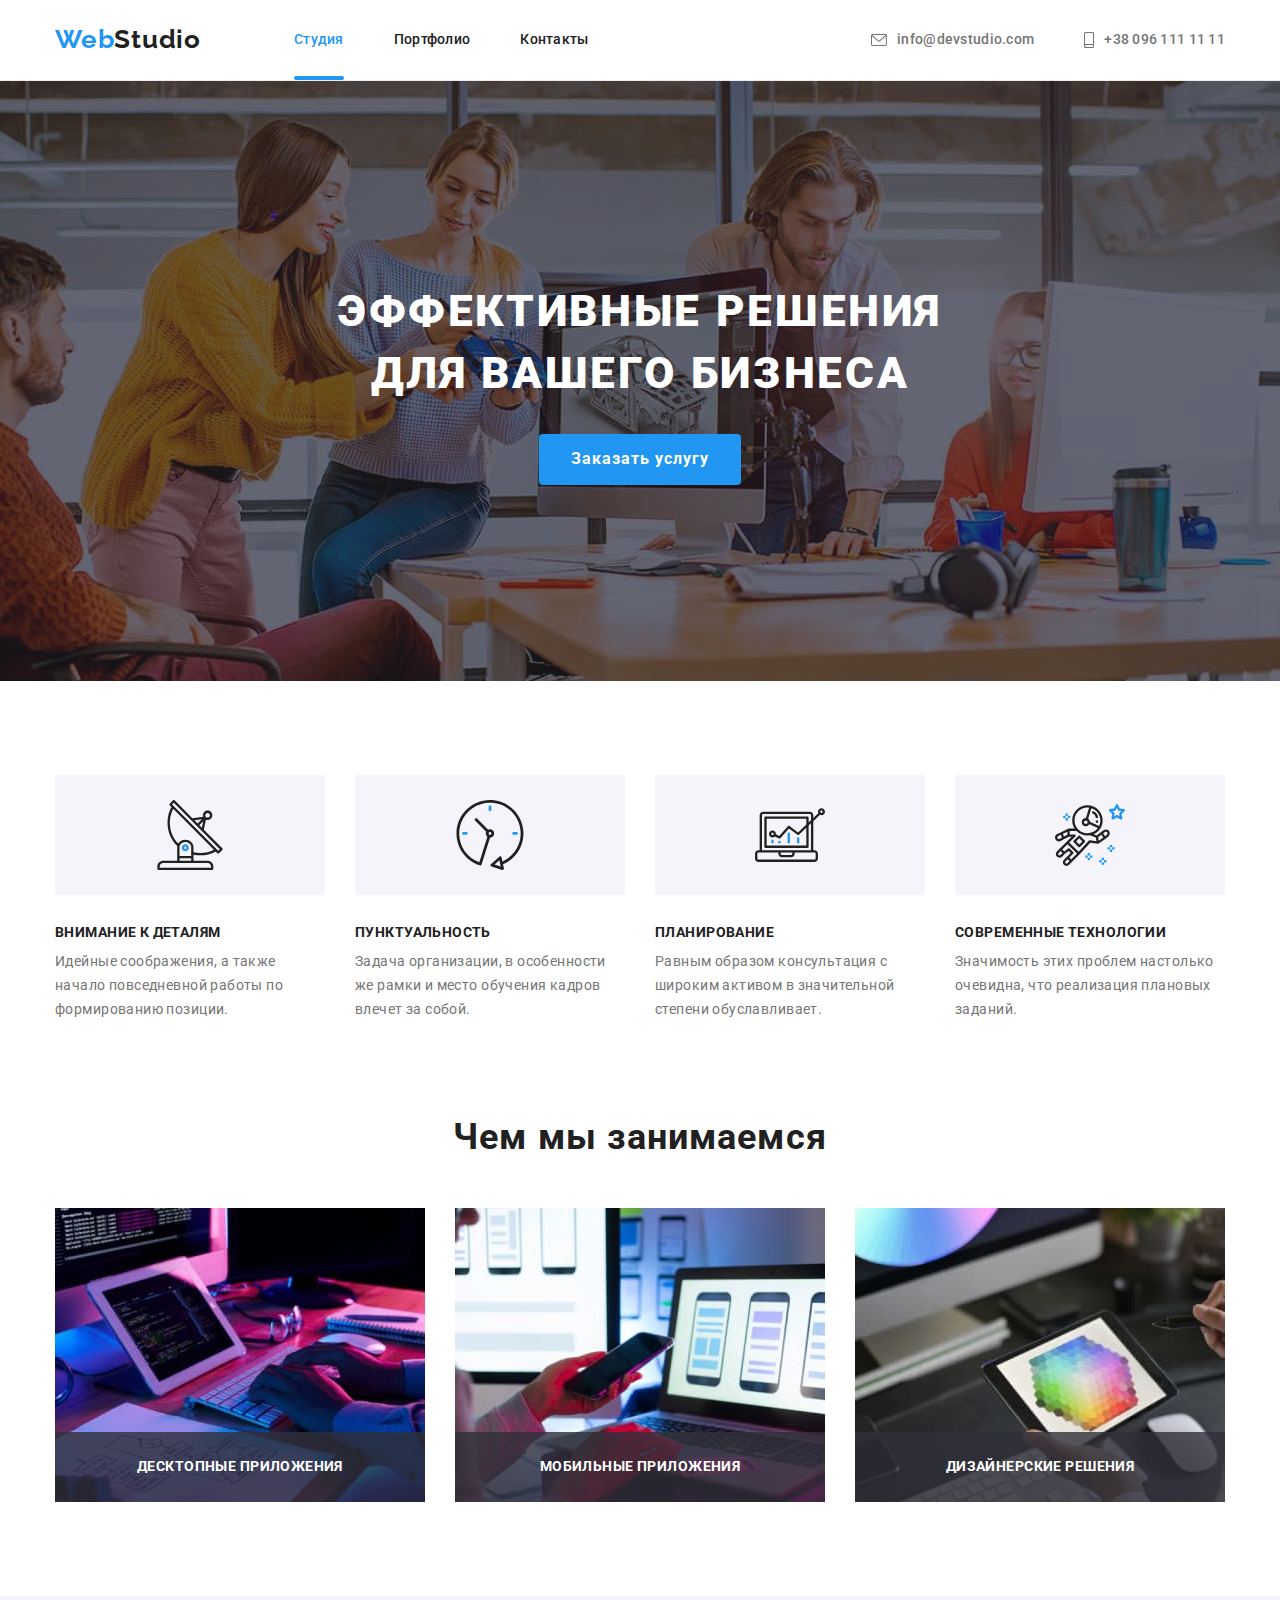
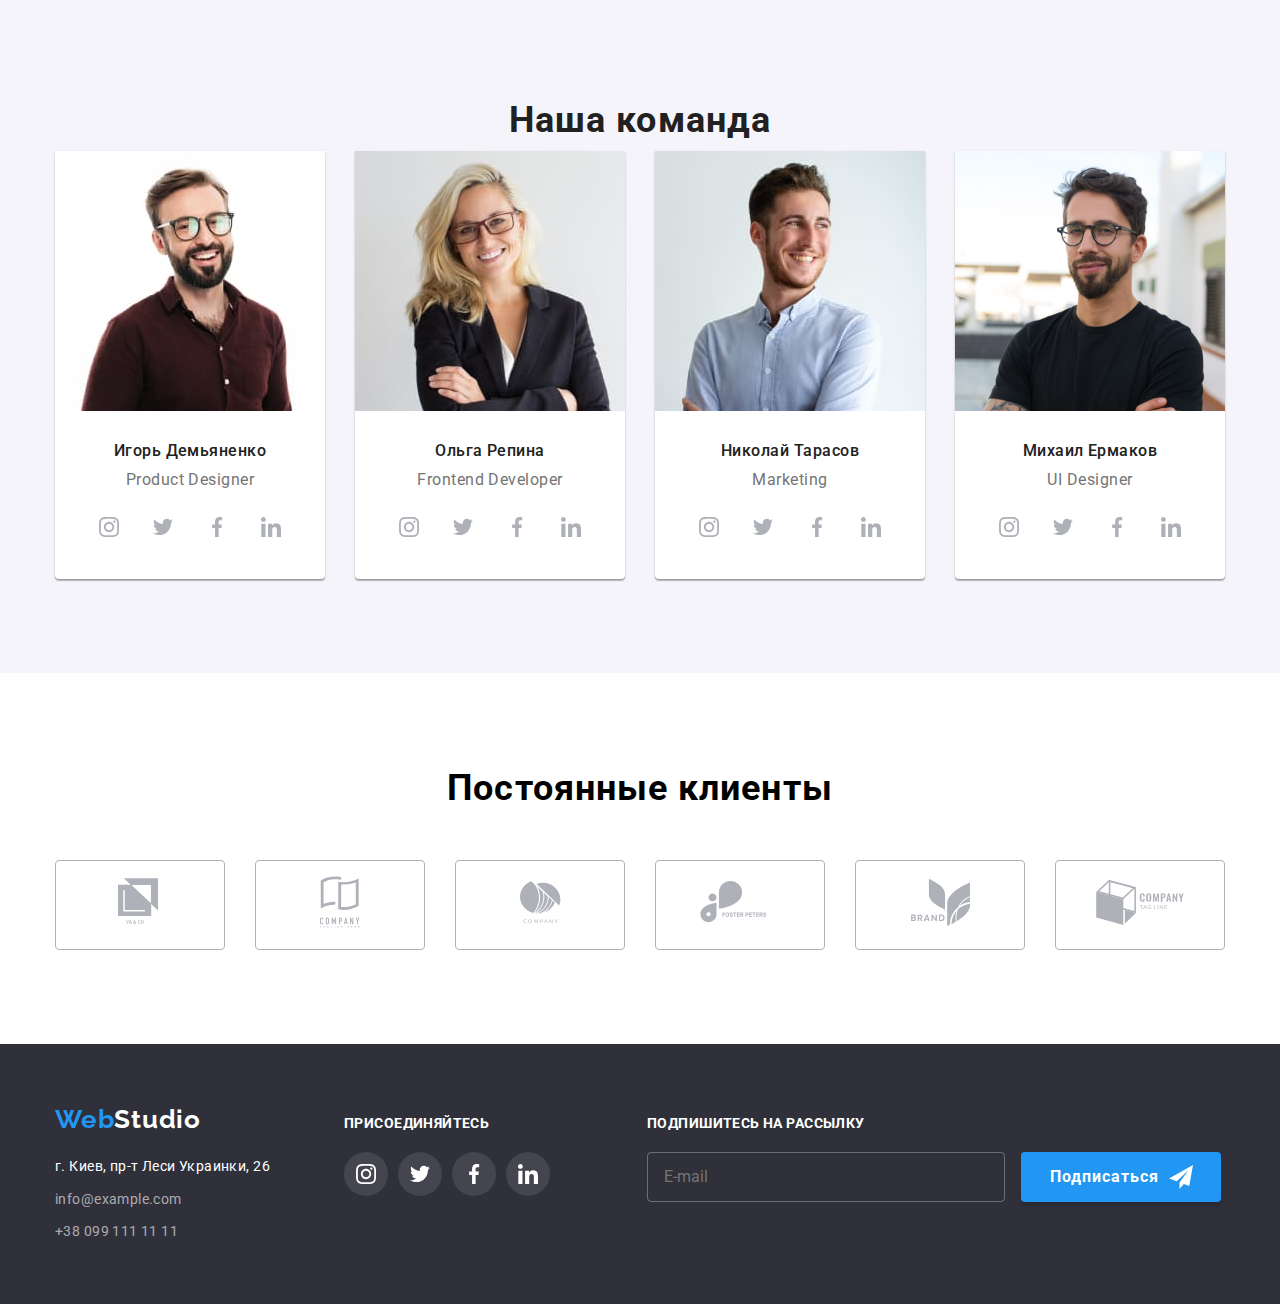
<file: index.html>
<!DOCTYPE html>
<html lang="ru">
<head>
    <meta charset="UTF-8">
    <meta name="viewport" content="width=device-width, initial-scale=1.0">
    <title>WebStudio</title>
    <link rel="stylesheet" href="./css/modern-normalize.css">
    <link rel="preconnect" href="https://fonts.gstatic.com">
    <link href="https://fonts.googleapis.com/css2?family=Raleway:wght@700&family=Roboto:wght@400;500;700;900&display=swap" rel="stylesheet">
    <link rel="stylesheet" href="./css/style.css">
</head>
<body>
    <header class="main-header">
        <div class="header">
            <nav class="site-nav">
                <a href="#" class="logo"><span class="logo-initial">Web</span>Studio</a>
                <ul class="site-nav list">
                    <li class="item"><a href="#" class="link current">Студия</a></li>
                    <li class="item"><a href="./portfolio.html" class="link">Портфолио</a></li>
                    <li class="item"><a href="#" class="link">Контакты</a></li>
                </ul>
            </nav>
            <ul class="mail-tel">
                <li class="item">
                    <a href="mailto:info@devstudio.com" class="link">
                    <svg class="icon-envelop">
                        <use href="./images/webstudio-icon.svg#icon-envelope">
                        </use>
                    </svg>info@devstudio.com</a>
                </li>
                <li class="item">
                    <a href="tel:+380961111111" class="link">
                        <svg class="icon-smartphone">
                            <use href="./images/webstudio-icon.svg#icon-smartphone">
                            </use>
                        </svg>+38 096 111 11 11</a>
                    </li>
            </ul>
        </div>
    </header>

    <main>
<!-- hero -->
    <section class="hero">
        <div class="container">
            <h1 class="hero-title">Эффективные решения <br /> для вашего бизнеса</h1>
            <button type="submit" class="btn" data-modal-open>Заказать услугу</button>
        </div>
    </section>

<!-- specialites -->
    <section class="specialites-main">
        <div class="container">
            <h2 class="visually-hidden">Особенности</h2>
            <ul class="specialites-hd">
                <li class="specialites">
                    <div class="specialites-box">
                        <svg class="specialites-icon">
                        <use href="./images/webstudio-icon.svg#icon-antenna"></use>
                        </svg>
                    </div>
                    <h3 class="specialites-title">Внимание к деталям</h3>
                    <p class="specialites-title-text">Идейные соображения, а также<br />
                            начало повседневной работы по<br />
                            формированию позиции.
                    </p>
                </li>
                <li class="specialites">
                    <div class="specialites-box">
                        <svg class="specialites-icon">
                            <use href="./images/webstudio-icon.svg#icon-clock"></use>
                        </svg>
                    </div>
                    <h3 class="specialites-title">Пунктуальность</h3>
                    <p class="specialites-title-text">Задача организации, в особенности<br />
                            же рамки и место обучения кадров<br />
                            влечет за собой.
                    </p>
                </li>
                <li class="specialites">
                    <div class="specialites-box">
                        <svg class="specialites-icon">
                            <use href="./images/webstudio-icon.svg#icon-diagram"></use>
                        </svg>
                    </div>
                    <h3 class="specialites-title">Планирование</h3>
                    <p class="specialites-title-text">Равным образом консультация с<br />
                            широким активом в значительной<br />
                            степени обуславливает.
                    </p>
                </li>
                <li class="specialites">
                    <div class="specialites-box">
                        <svg class="specialites-icon">
                            <use href="./images/webstudio-icon.svg#icon-astronaut"></use>
                         </svg>
                    </div>
                    <h3 class="specialites-title">Современные технологии</h3>
                    <p class="specialites-title-text">Значимость этих проблем настолько<br />
                            очевидна, что реализация плановых<br />
                            заданий.
                    </p>
                </li>
            </ul>


        </div>
    </section>
<!--our work  -->
    <section class="work">
        <div class="container">       
            <h2 class="work-title">Чем мы занимаемся</h2>
            <ul class="work-title-pr">
                <li class="item">
                    <a href="">
                        <div class="thumb-work">
                            <img src="./images/desktopapp.jpg" 
                            alt="Разработка приложений для ПК" width="370" height="294">
                            <p class="work-discrition">Десктопные приложения</p>
                        </div>
                    </a>
                        
                </li>
                <li class="item">
                    <a href="">
                        <div class="thumb-work">
                            <img src="./images/mobileapp.jpg" 
                            alt="Разработка мобильных приложений" width="370" height="294">
                            <p class="work-discrition">Мобильные приложения</p>
                        </div>
                    </a>
                </li>
                <li class="item">
                    <a href="">
                        <div class="thumb-work">
                            <img src="./images/design.jpg" 
                            alt="Дизайн" width="370" height="294">
                            <p class="work-discrition">Дизайнерские решения</p>
                        </div>
                    </a>
                </li>
            </ul>
        </div>
    </section>
<!-- our team -->
    <section class="team-hd">
        <div class="container">
            <h2 class="team-title">Наша команда</h2>
            <ul class="team-titli-cm">
                <li class="item">
                    <img src="./images/igor.jpg" alt="Игорь Демьяненко" width="270" height="260">
                    <h3 class="team-name">Игорь Демьяненко</h3>
                    <p class="team-position">Product Designer</p>
                    <ul class="social">
                        <li class="social-item">
                            <a href="#" class="social-link">
                                <svg class="social-icon">
                                    <use href="./images/webstudio-icon.svg#icon-instagram"></use>
                                </svg>
                                <span class="visually-hidden">Instagrm</span>
                            </a>
                        </li>
                        <li class="social-item">
                            <a href="#" class="social-link">
                                <svg class="social-icon">
                                    <use href="./images/webstudio-icon.svg#icon-twitter"></use>
                                </svg>
                                <span class="visually-hidden">Twitter</span>
                            </a>
                        </li>
                        <li class="social-item">
                            <a href="#" class="social-link">
                                <svg class="social-icon">
                                    <use href="./images/webstudio-icon.svg#icon-facebook"></use>
                                </svg>
                                <span class="visually-hidden">Facebook</span>
                            </a>
                        </li>
                        <li class="social-item">
                            <a href="#" class="social-link">
                                <svg class="social-icon">
                                    <use href="./images/webstudio-icon.svg#icon-linkiden"></use>
                                </svg>
                                <span class="visually-hidden">Linkideen</span>
                            </a>
                        </li>
                    </ul>
                </li>
                <li class="item">
                    <img src="./images/olga.jpg" alt="Ольга Репина" width="270" height="260">
                    <h3 class="team-name">Ольга Репина</h3>
                    <p class="team-position">Frontend Developer</p>
                    <ul class="social">
                        <li class="social-item">
                            <a href="#" class="social-link">
                                <svg class="social-icon">
                                    <use href="./images/webstudio-icon.svg#icon-instagram"></use>
                                </svg>
                                <span class="visually-hidden">Instagrm</span>
                            </a>
                        </li>
                        <li class="social-item">
                            <a href="#" class="social-link">
                                <svg class="social-icon">
                                    <use href="./images/webstudio-icon.svg#icon-twitter"></use>
                                </svg>
                                <span class="visually-hidden">Twitter</span>
                            </a>
                        </li>
                        <li class="social-item">
                            <a href="#" class="social-link">
                                <svg class="social-icon">
                                    <use href="./images/webstudio-icon.svg#icon-facebook"></use>
                                </svg>
                                <span class="visually-hidden">Facebook</span>
                            </a>
                        </li>
                        <li class="social-item">
                            <a href="#" class="social-link">
                                <svg class="social-icon">
                                    <use href="./images/webstudio-icon.svg#icon-linkiden"></use>
                                </svg>
                                <span class="visually-hidden">Linkideen</span>
                            </a>
                        </li>
                    </ul>
                </li>
                <li class="item"><img src="./images/nikolay.jpg" alt="Николай Тарасов" width="270" height="260">
                    <h3 class="team-name">Николай Тарасов</h3>
                    <p class="team-position">Marketing</p>
                    <ul class="social">
                        <li class="social-item">
                            <a href="#" class="social-link">
                                <svg class="social-icon">
                                    <use href="./images/webstudio-icon.svg#icon-instagram"></use>
                                </svg>
                                <span class="visually-hidden">Instagrm</span>
                            </a>
                        </li>
                        <li class="social-item">
                            <a href="#" class="social-link">
                                <svg class="social-icon">
                                    <use href="./images/webstudio-icon.svg#icon-twitter"></use>
                                </svg>
                                <span class="visually-hidden">Twitter</span>
                            </a>
                        </li>
                        <li class="social-item">
                            <a href="#" class="social-link">
                                <svg class="social-icon">
                                    <use href="./images/webstudio-icon.svg#icon-facebook"></use>
                                </svg>
                                <span class="visually-hidden">Facebook</span>
                            </a>
                        </li>
                        <li class="social-item">
                            <a href="#" class="social-link">
                                <svg class="social-icon">
                                    <use href="./images/webstudio-icon.svg#icon-linkiden"></use>
                                </svg>
                                <span class="visually-hidden">Linkideen</span>
                            </a>
                        </li>
                    </ul>
                </li>
                <li class="item">
                    <img src="./images/mikhail.jpg" alt="Михаил Ермаков" width="270" height="260">
                    <h3 class="team-name">Михаил Ермаков</h3>
                    <p class="team-position">UI Designer</p>
                    <ul class="social">
                        <li class="social-item">
                            <a href="#" class="social-link">
                                <svg class="social-icon">
                                    <use href="./images/webstudio-icon.svg#icon-instagram"></use>
                                </svg>
                                <span class="visually-hidden">Instagrm</span>
                            </a>
                        </li>
                        <li class="social-item">
                            <a href="#" class="social-link">
                                <svg class="social-icon">
                                    <use href="./images/webstudio-icon.svg#icon-twitter"></use>
                                </svg>
                                <span class="visually-hidden">Twitter</span>
                            </a>
                        </li>
                        <li class="social-item">
                            <a href="#" class="social-link">
                                <svg class="social-icon">
                                    <use href="./images/webstudio-icon.svg#icon-facebook"></use>
                                </svg>
                                <span class="visually-hidden">Facebook</span>
                            </a>
                        </li>
                        <li class="social-item">
                            <a href="#" class="social-link">
                                <svg class="social-icon">
                                    <use href="./images/webstudio-icon.svg#icon-linkiden"></use>
                                </svg>
                                <span class="visually-hidden">Linkideen</span>
                            </a>
                        </li>
                    </ul>
                </li>
            </ul>
        </div>
    </section>
<!-- regular customers -->
    <section>
        <div class="container">
            <h2 class="company-hd">Постоянные клиенты</h2>
            <ul class="company">
                <li class="customers-item">
                    <a href="#" class="customers-link">
                        <div>
                            <svg class="company1" width="44.27" height="49.23">
                            <use href="./images/webstudio-icon.svg#icon-company1"></use>
                            </svg>
                            <span class="visually-hidden">Company1</span>
                        </div>
                    </a>
                </li>
                <li class="customers-item">
                    <a href="#" class="customers-link">
                        <div>
                            <svg class="company2" width="40" height="52">
                                <use href="./images/webstudio-icon.svg#icon-company2"></use>
                            </svg>
                            <span class="visually-hidden">Company2</span>
                        </div>
                    </a>
                </li>
                <li class="customers-item">
                    <a href="#" class="customers-link">
                        <div>
                            <svg class="company3" width="41" height="42.6">
                                <use href="./images/webstudio-icon.svg#icon-company3"></use>
                            </svg>
                            <span class="visually-hidden">Company3</span>
                        </div>
                    </a>
                </li>
                <li class="customers-item">
                    <a href="#" class="customers-link">
                        <div>
                            <svg class="company4" width="79.66" height="42.02">
                                <use href="./images/webstudio-icon.svg#icon-company4"></use>
                            </svg>
                            <span class="visually-hidden">Company4</span>
                        </div>
                    </a>
                </li>
                <li class="customers-item">
                    <a href="#" class="customers-link">
                        <div>
                            <svg class="company5" width="59" height="47">
                                <use href="./images/webstudio-icon.svg#icon-company5"></use>
                            </svg>
                            <span class="visually-hidden">Company5</span>
                        </div>
                    </a>
                </li>
                <li class="customers-item">
                    <a href="#" class="customers-link">
                        <div>
                            <svg class="company6" width="88.48" height="45.44">
                                <use href="./images/webstudio-icon.svg#icon-company6"></use>
                            </svg>
                            <span class="visually-hidden">Company6</span>
                        </div>
                    </a>
                </li>
            </ul>
        </div>
    </section>
  
    </main>
    <footer class="contac">
        <div class="container">
            <div class="left">
            <a href="#" class="logo-ft"><span class="logo-initial">Web</span><span class="logo-second">Studio</span></a>
            <address class="address">
                <a href="#" class="address contac-addres">г. Киев, пр-т Леси Украинки, 26</a>
                <a href="mailto:info@example.com" class="address contac-info">info@example.com</a>
                <a href="tel:+380991111111" class="address contac-info">+38 099 111 11 11</a>
            </address>
            </div>
            <div class="footer-link">
                <h3 class="footer-invite">Присоединяйтесь</h3>
            <ul class="footer-icon">
                <li class="item">
                    <a href="" class="footer-item">
                        <svg class="social-icon">
                            <use href="./images/webstudio-icon.svg#icon-instagram"></use>
                        </svg>
                        <span class="visually-hidden">Instagrm</span>
                     </a>
                </li>
                <li class="item">
                    <a href="" class="footer-item">
                        <svg class="social-icon">
                            <use href="./images/webstudio-icon.svg#icon-twitter"></use>
                        </svg>
                        <span class="visually-hidden">Twitter</span>
                    </a>
                </li>
                <li class="item">
                    <a href="" class="footer-item">
                        <svg class="social-icon">
                            <use href="./images/webstudio-icon.svg#icon-facebook"></use>
                        </svg>
                        <span class="visually-hidden">Facebook</span>
                    </a>
                </li>
                <li class="item">
                    <a href="" class="footer-item">
                        <svg class="social-icon">
                            <use href="./images/webstudio-icon.svg#icon-linkiden"></use>
                        </svg>
                        <span class="visually-hidden">Linkideen</span>
                    </a>
                </li>
            </ul>
            </div>
            <div class="sing">
                <h3 class="footer-invite">Подпишитесь на рассылку</h3>
               <form class="sing-form">
                   <label for="mail" class="sing-label">
                        <input type="email" name="mail" id="mail" placeholder="E-mail" class="sing-mail">
                    </label>
                   <button type="submit" class="sing-bt">Подписаться 
                       <svg width="24" height="24" class="icon-send">
                           <use href="./images/webstudio-icon.svg#icon-send"></use>
                       </svg>
                   </button>
               </form> 
            </div>
        </div>
    </footer>

    <div class="backdrop is-hidden" data-modal>
        <div class="modal">
            <button class="close-icon" data-modal-close>
                <svg width="11" height="11">
                    <use href="./images/webstudio-icon.svg#icon-close"></use>
                </svg>
            </button>
            <form class="form">
                <p class="title">Оставьте свои данные, мы вам перезвоним</p>
                <div class="form-field">
                    <label for="name" class="label">Имя</label>
                    <div class="input-wrapper">
                        <input type="name" name="name" id="name" class="input">
                        <svg width="18" height="18" class="icon">
                            <use href="./images/webstudio-icon.svg#icon-person"></use>
                        </svg>
                    </div>
                </div>

                <div class="form-field">
                    <label for="phone" class="label">Телефон</label>
                    <div class="input-wrapper">
                        <input type="phone" name="phone" id="phone" class="input">
                        <svg width="18" height="18" class="icon">
                        <use href="./images/webstudio-icon.svg#icon-phone"></use>
                        </svg>
                    </div>
                </div>

                <div class="form-field">
                    <label for="email" class="label">Почта</label>
                    <div class="input-wrapper">
                        <input type="email" name="email" id="email" class="input">
                        <svg width="18" height="18" class="icon">
                        <use href="./images/webstudio-icon.svg#icon-email"></use>
                        </svg>
                    </div>
                </div>

                <div class="form-field">
                    <label for="comment" class="label">Комментарий</label>
                    <textarea
                        class="textarea" name="comment" id="comment" placeholder="Введите текст"></textarea>
                </div>
                <div class="check-field">
                    <label for="checkbox" class="checkbox">
                        <input type="checkbox" name="checkbox" id="checkbox" class="check-status visually-hidden">
                        <svg width="16" height="15" class="check-icon">
                        <use href="./images/webstudio-icon.svg#icon-check"></use>
                        </svg>
                        <span class="text">Соглашаюсь с рассылкой и принимаю</span>&nbsp;<a href="">Условия договора</a>
                    </label>
                    <button type="submit" class="send-bt">Отправить</button>
                </div>
            </form>
        </div>
    </div>    

    <script src="./js/modal.js"></script>
</body>
</html>
</file>
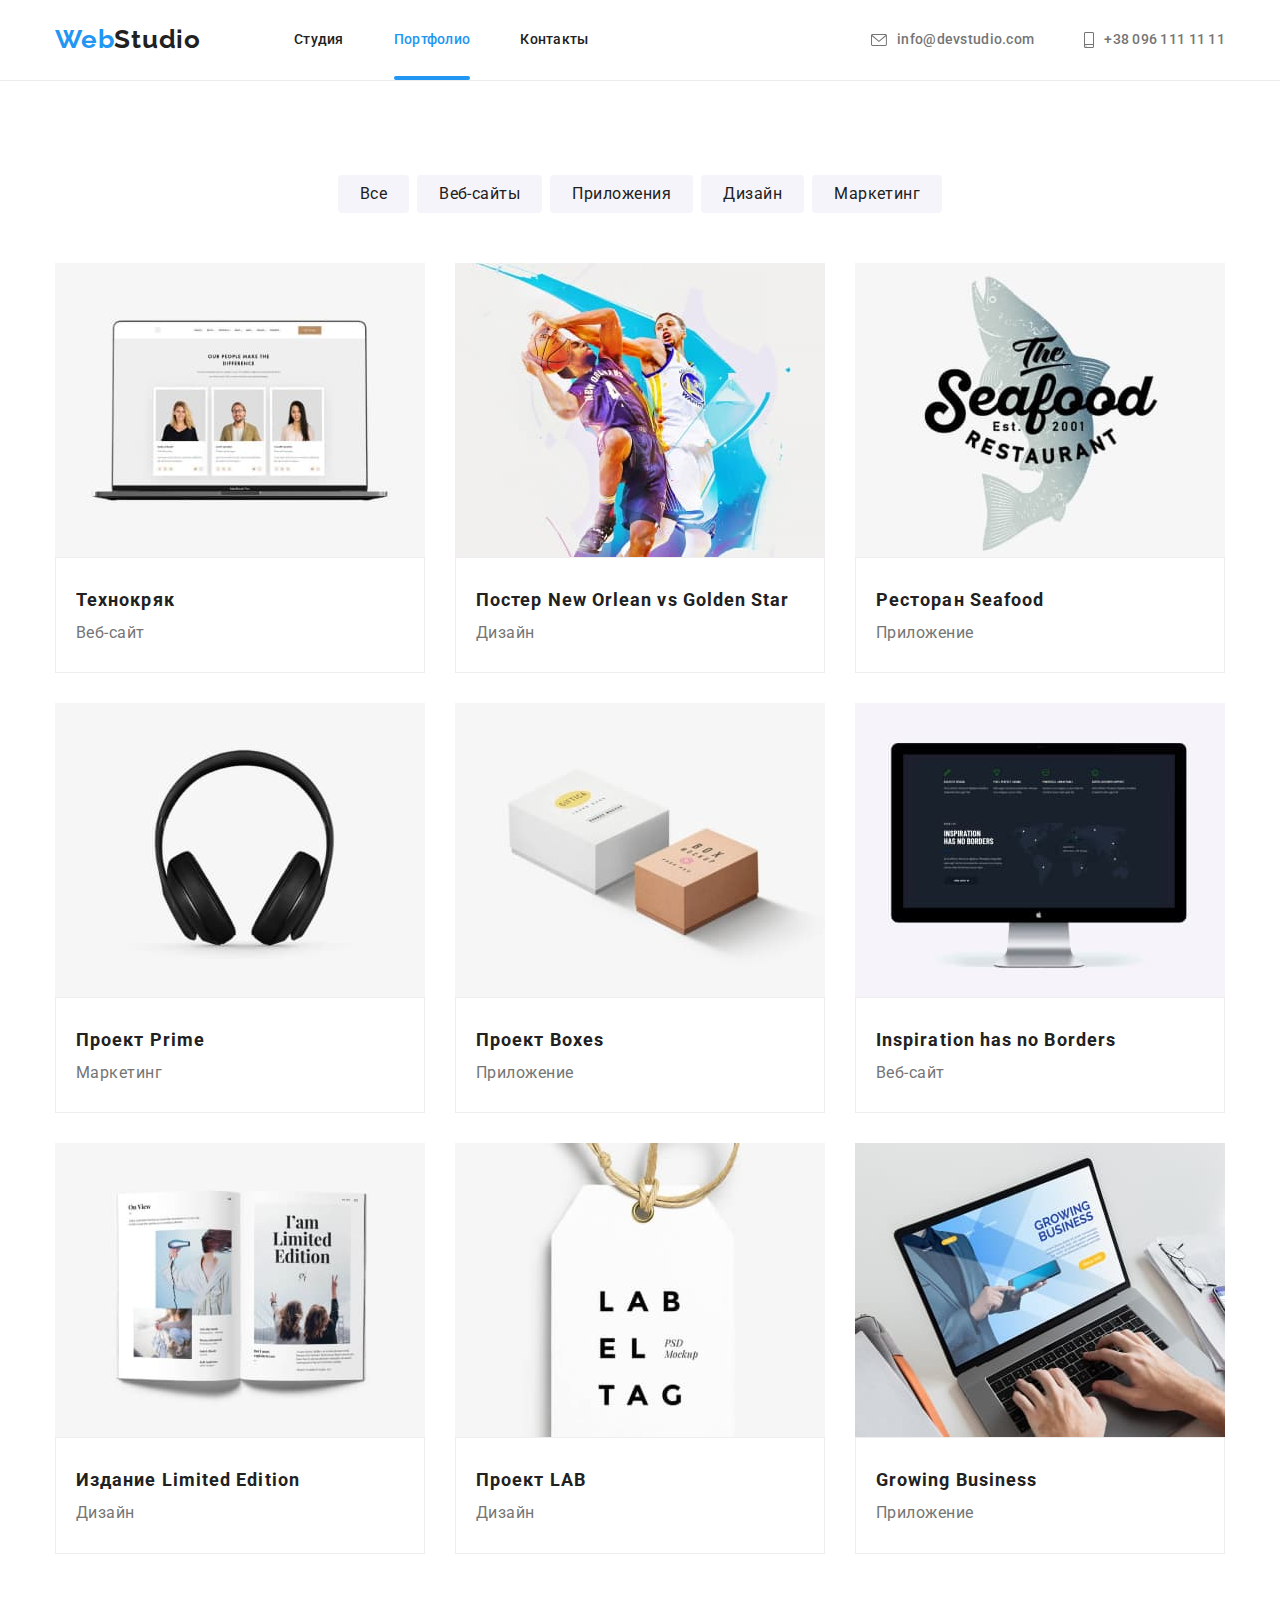
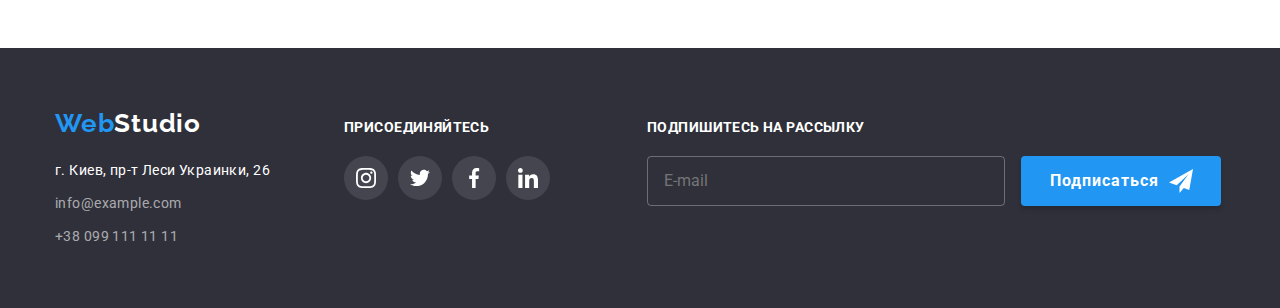
<file: portfolio.html>
<!DOCTYPE html>
<html lang="ru">
<head>
    <meta charset="UTF-8">
    <meta name="viewport" content="width=device-width, initial-scale=1.0">
    <title>Portfolio</title>
    <link rel="stylesheet" href="./css/modern-normalize.css">
    <link rel="preconnect" href="https://fonts.gstatic.com">
    <link href="https://fonts.googleapis.com/css2?family=Raleway:wght@700&family=Roboto:wght@400;500;700;900&display=swap"
        rel="stylesheet">
    <link rel="stylesheet" href="./css/style.css">
</head>
<body>
    <header class="main-header">
        <div class="header">
            <nav class="site-nav">
                <a href="./index.html" class="logo"><span class="logo-initial">Web</span>Studio</a>
                <ul class="site-nav list">
                    <li class="item"><a href="./index.html" class="link">Студия</a></li>
                    <li class="item"><a href="#" class="link current">Портфолио</a></li>
                    <li class="item"><a href="#" class="link">Контакты</a></li>
                </ul>
            </nav>
            <ul class="mail-tel">
                <li class="item">
                    <a href="mailto:info@devstudio.com" class="link">
                        <svg class="icon-envelop">
                            <use href="./images/webstudio-icon.svg#icon-envelope">
                            </use>
                        </svg>info@devstudio.com</a>
                </li>
                <li class="item">
                    <a href="tel:+380961111111" class="link">
                        <svg class="icon-smartphone">
                            <use href="./images/webstudio-icon.svg#icon-smartphone">
                            </use>
                        </svg>+38 096 111 11 11</a>
                </li>
            </ul>
        </div>
    </header>

    <main>
        <section class="example">
            <div class="container">
                <h1 class="visually-hidden">Наши работы</h1>
                <ul class="main-filter">
                    <li class="item"><button type="button" class="filter">Все</button></li>
                    <li class="item"><button type="button" class="filter">Веб-сайты</button></li>
                    <li class="item"><button type="button" class="filter">Приложения</button></li>
                    <li class="item"><button type="button" class="filter">Дизайн</button></li>
                    <li class="item"><button type="button" class="filter">Маркетинг</button></li>
                </ul>
                <ul class="example-card">
                    <li class="item">
                        <a href="#" class="card-link">
                            <div class="card-thumb">
                                <img src="./images/technocryak.jpg" 
                                alt="" width="370" height="294">
                                <p class="card-text">Технокряк это современная площадка распространения коронавируса. 
                                    Компании используют эту платформу для цифрового
                                    шпионажа и атак на защищённые сервера конкурентов.
                                </p>
                            </div>
                            <div class="exposition">
                                <h2 class="example-item">Технокряк</h2>
                                 <p class="example-descript">Веб-сайт</p>
                            </div>
                        </a>
                    </li>
                    <li class="item">
                        <a href="#" class="card-link">
                            <div class="card-thumb">
                                <img src="./images/poster.jpg"
                                alt="Постер New Orlean vs Golden Star" width="370" height="294">
                                <p class="card-text">Технокряк это современная площадка распространения коронавируса.
                                    Компании используют эту платформу для цифрового
                                    шпионажа и атак на защищённые сервера конкурентов.
                                </p>
                            </div>
                            <div class="exposition">
                                <h2 class="example-item">Постер New Orlean vs Golden Star</h2>
                                <p class="example-descript">Дизайн</p>
                            </div>
                        </a>
                    </li>
                    <li class="item">
                        <a href="#" class="card-link">
                            <div class="card-thumb">
                                <img src="./images/restaurant.jpg" 
                                alt="Ресторан Seafood" width="370" height="294">
                                <p class="card-text">Технокряк это современная площадка распространения коронавируса.
                                    Компании используют эту платформу для цифрового
                                    шпионажа и атак на защищённые сервера конкурентов.
                                </p>
                            </div>
                            <div class="exposition">
                                <h2 class="example-item">Ресторан Seafood</h2>
                                <p class="example-descript">Приложение</p>
                            </div>
                        </a>
                    </li>
                    <li class="item">
                        <a href="#" class="card-link">
                            <div class="card-thumb">
                                <img src="./images/prime.jpg" 
                                alt="Проект Prime" width="370" height="294">
                                <p class="card-text">Технокряк это современная площадка распространения коронавируса.
                                    Компании используют эту платформу для цифрового
                                    шпионажа и атак на защищённые сервера конкурентов.
                                </p>
                            </div>
                            <div class="exposition">
                                <h2 class="example-item">Проект Prime</h2>
                                <p class="example-descript">Маркетинг</p>
                            </div>
                        </a>
                    </li>
                    <li class="item">
                        <a href="#" class="card-link">
                            <div class="card-thumb">
                                <img src="./images/boxes.jpg" 
                                alt="Проект Boxes" width="370" height="294">
                                <p class="card-text">Технокряк это современная площадка распространения коронавируса.
                                    Компании используют эту платформу для цифрового
                                    шпионажа и атак на защищённые сервера конкурентов.
                                </p>
                            </div>
                            <div class="exposition">
                                <h2 class="example-item">Проект Boxes</h2>
                                <p class="example-descript">Приложение</p>
                            </div>
                        </a>
                    </li>
                    <li class="item">
                        <a href="#" class="card-link">
                            <div class="card-thumb">
                                <img src="./images/inspiration.jpg" 
                                alt="Inspiration has no Borders" width="370" height="294">
                                <p class="card-text">Технокряк это современная площадка распространения коронавируса.
                                    Компании используют эту платформу для цифрового
                                    шпионажа и атак на защищённые сервера конкурентов.
                                </p>
                            </div>
                            <div class="exposition">
                                <h2 class="example-item">Inspiration has no Borders</h2>
                                <p class="example-descript">Веб-сайт</p>
                            </div>
                        </a>
                    </li>
                    <li class="item">
                        <a href="#" class="card-link">
                            <div class="card-thumb">
                                <img src="./images/edition.jpg" 
                                alt="Издание Limited Edition" width="370" height="294">
                                <p class="card-text">Технокряк это современная площадка распространения коронавируса.
                                    Компании используют эту платформу для цифрового
                                    шпионажа и атак на защищённые сервера конкурентов.
                                </p>
                            </div>
                            <div class="exposition">
                                <h2 class="example-item">Издание Limited Edition</h2>
                                <p class="example-descript">Дизайн</p>
                            </div>
                        </a>
                    </li>
                    <li class="item">
                        <a href="#" class="card-link">
                            <div class="card-thumb">
                                <img src="./images/lab.jpg" 
                                alt="Проект LAB" width="370" height="294">
                                <p class="card-text">Технокряк это современная площадка распространения коронавируса.
                                    Компании используют эту платформу для цифрового
                                    шпионажа и атак на защищённые сервера конкурентов.
                                </p>
                            </div>
                            <div class="exposition">
                                <h2 class="example-item">Проект LAB</h2>
                                <p class="example-descript">Дизайн</p>
                            </div>
                        </a>
                    </li>
                    <li class="item">
                        <a href="#" class="card-link">
                            <div class="card-thumb">
                                <img src="./images/growingbusiness.jpg" 
                                alt="Growing Business" width="370" height="294">
                                <p class="card-text">Технокряк это современная площадка распространения коронавируса.
                                    Компании используют эту платформу для цифрового
                                    шпионажа и атак на защищённые сервера конкурентов.
                                </p>
                            </div>
                            <div class="exposition">
                                <h2 class="example-item">Growing Business</h2>
                                <p class="example-descript">Приложение</p>
                            </div>
                        </a>
                    </li>
                </ul>
            </div>
        </section>

    </main>
    <footer class="contac">
        <div class="container">
            <div class="left">
                <a href="#" class="logo-ft"><span class="logo-initial">Web</span><span class="logo-second">Studio</span></a>
                <address class="address">
                    <a href="#" class="address contac-addres">г. Киев, пр-т Леси Украинки, 26</a>
                    <a href="mailto:info@example.com" class="address contac-info">info@example.com</a>
                    <a href="tel:+380991111111" class="address contac-info">+38 099 111 11 11</a>
                </address>
            </div>
            <div class="footer-link">
                <h3 class="footer-invite">Присоединяйтесь</h3>
                <ul class="footer-icon">
                    <li class="item">
                        <a href="" class="footer-item">
                            <svg class="social-icon">
                                <use href="./images/webstudio-icon.svg#icon-instagram"></use>
                            </svg>
                            <span class="visually-hidden">Instagrm</span>
                        </a>
                    </li>
                    <li class="item">
                        <a href="" class="footer-item">
                            <svg class="social-icon">
                                <use href="./images/webstudio-icon.svg#icon-twitter"></use>
                            </svg>
                            <span class="visually-hidden">Twitter</span>
                        </a>
                    </li>
                    <li class="item">
                        <a href="" class="footer-item">
                            <svg class="social-icon">
                                <use href="./images/webstudio-icon.svg#icon-facebook"></use>
                            </svg>
                            <span class="visually-hidden">Facebook</span>
                        </a>
                    </li>
                    <li class="item">
                        <a href="" class="footer-item">
                            <svg class="social-icon">
                                <use href="./images/webstudio-icon.svg#icon-linkiden"></use>
                            </svg>
                            <span class="visually-hidden">Linkideen</span>
                        </a>
                    </li>
                </ul>
            </div>
            <div class="sing">
                <h3 class="footer-invite">Подпишитесь на рассылку</h3>
                <form class="sing-form">
                    <label for="mail" class="sing-label">
                        <input type="email" name="mail" id="mail" placeholder="E-mail" class="sing-mail">
                    </label>
                    <button type="submit" class="sing-bt">Подписаться
                        <svg width="24" height="24" class="icon-send">
                            <use href="./images/webstudio-icon.svg#icon-send"></use>
                        </svg>
                    </button>
                </form>
            </div>
        </div>
    </footer>

</body>
</html>
</file>
<file: css/style.css>
:root {
  --primary-text-color: #212121;
  --text-title-color: #757575;
  --link-hover-color: #2196f3;
  --second-text-color: #ffffff;
  --btn-lb-color: #2196f3;
  --icon-color: #afb1b8;
}

/* header */

body {
  background-color: #ffffff;
  font-family: Roboto, sans-serif;
}

/* сбрасывает маркер списка */
ul {
  list-style: none;
}

a {
  text-decoration: none;
}

img {
  display: block;
}

.container {
  width: 1200px;
  padding-left: 15px;
  padding-right: 15px;
  margin-left: auto;
  margin-right: auto;
}

/* header */

.main-header {
  border-bottom-width: 1px;
  border-bottom-color: #ececec;
  border-bottom-style: solid;
}

/* nav */
.logo {
  color: var(--primary-text-color);
  font-family: 'Raleway', sans-serif;
  font-weight: 700;
  font-size: 26px;
  line-height: 1.2;
  letter-spacing: 0.03em;
}

.logo-initial {
  color: var(--link-hover-color);
  font-family: 'Raleway', sans-serif;
  font-weight: 700;
  font-size: 26px;
  line-height: 1.2;
  letter-spacing: 0.03em;
}

/*site nav*/

.header,
.site-nav,
.mail-tel {
  display: flex;
  align-items: center;
}

.header {
  width: 1200px;
  padding-left: 15px;
  padding-right: 15px;
  margin-left: auto;
  margin-right: auto;
}

.site-nav .list {
  margin-left: 93px;
}

.site-nav .item:not(:last-child) {
  margin-right: 50px;
}

.site-nav .link {
  position: relative;
  display: block;
  padding-top: 32px;
  padding-bottom: 32px;

  color: var(--primary-text-color);

  font-weight: 500;
  font-size: 14px;
  line-height: 1.1;
  letter-spacing: 0.02em;

  transition: 250ms cubic-bezier(0.4, 0, 0.2, 1);
}

.site-nav .link:hover,
.site-nav .link:focus {
  color: var(--link-hover-color);
}

.site-nav .link.current {
  color: var(--link-hover-color);
}

.link.current::after {
  content: '';
  position: absolute;
  bottom: 0;
  left: 0;
  width: 100%;
  height: 4px;
  border-radius: 2px;
  background-color: var(--link-hover-color);
  opacity: 0;
}

.site-nav .link.current::after {
  opacity: 1;
}

.mail-tel {
  margin-left: auto;
}

.mail-tel .item + .item {
  margin-left: 50px;
}

.mail-tel .link {
  display: inline-flex;
  align-items: center;
  padding-top: 32px;
  padding-bottom: 32px;

  color: var(--text-title-color);

  font-weight: 500;
  font-size: 14px;
  line-height: 1.1;
  letter-spacing: 0.02em;

  transition: 250ms cubic-bezier(0.4, 0, 0.2, 1);
}

.mail-tel .link:hover,
.mail-tel .link:focus {
  color: var(--link-hover-color);
}

.icon-envelop {
  width: 16px;
  height: 12px;
  margin-right: 10px;
  fill: currentColor;
}

.icon-smartphone {
  width: 10px;
  height: 16px;
  margin-right: 10px;
  fill: currentColor;
}

/* main */
/* hero */
.hero {
  background-color: #c4c4c4;
  text-align: center;
  max-width: 1600px;
  min-height: 600px;
  margin-left: auto;
  margin-right: auto;
  padding-top: 200px;
  background-image: linear-gradient(
      to right,
      rgba(47, 48, 58, 0.4),
      rgba(47, 48, 58, 0.4)
    ),
    url(../images/fonhero.jpg);
  background-repeat: no-repeat;
  background-position: center;
  background-size: cover;
}

.hero-title {
  padding-bottom: 30px;

  color: var(--second-text-color);

  font-weight: 900;
  font-size: 44px;
  line-height: 1.4;
  letter-spacing: 0.06em;
  text-align: center;
  text-transform: uppercase;
}

.btn {
  min-width: 200px;
  min-height: 50px;
  padding: 10px 32px;
  border-radius: 4px;
  border: none;
  cursor: pointer;

  color: var(--second-text-color);

  font-weight: 700;
  font-size: 16px;
  line-height: 1.9;
  letter-spacing: 0.06em;
  background-color: var(--btn-lb-color);

  transition: 250ms cubic-bezier(0.4, 0, 0.2, 1);
}

.btn:hover,
.btn:focus {
  box-shadow: 0px 4px 4px rgba(0, 0, 0, 0.15);
}

/* specialites */
/* для скрытого заголовка*/
.visually-hidden {
  position: absolute;
  width: 1px;
  height: 1px;
  margin: -1px;
  border: 0;
  padding: 0;

  white-space: nowrap;
  clip-path: inset(100%);
  clip: rect(0 0 0 0);
  overflow: hidden;
}

.specialites-main {
  padding-top: 94px;
  padding-bottom: 94px;
}

.specialites-hd {
  display: flex;
}

.specialites:not(:last-child) {
  margin-right: 30px;
}

.specialites {
  min-width: 270px;
}

.specialites-box {
  display: flex;
  align-items: center;
  justify-content: center;
  width: 270px;
  height: 120px;
  background-color: #f5f4fa;
}

.specialites-icon {
  width: 70px;
  height: 70px;
}

.specialites-title {
  margin-top: 30px;
  margin-bottom: 10px;
  color: var(--primary-text-color);
  font-weight: 700;
  font-size: 14px;
  line-height: 1.1;
  letter-spacing: 0.03em;
  text-transform: uppercase;
}

.specialites-title-text {
  color: var(--text-title-color);
  font-weight: 400;
  font-size: 14px;
  line-height: 1.7;
  letter-spacing: 0.03em;
}

/* our work */

.work-title {
  padding-bottom: 50px;
  color: var(--primary-text-color);
  font-weight: 700;
  font-size: 36px;
  line-height: 1.17;
  text-align: center;
  letter-spacing: 0.03em;
}

.work {
  padding-bottom: 94px;
}

.work-title-pr {
  display: flex;
}

.work-title-pr .item:not(:last-child) {
  margin-right: 30px;
}

.thumb-work {
  position: relative;
}

.work-discrition {
  position: absolute;
  bottom: 0;
  padding-top: 27px;
  padding-bottom: 27px;
  width: 100%;

  font-weight: 700;
  font-size: 14px;
  line-height: 1.14;
  text-align: center;
  letter-spacing: 0.03em;
  text-transform: uppercase;
  color: var(--second-text-color);

  background-color: rgba(47, 48, 58, 0.8);
}

/* our team */
.team-hd {
  background-color: #f5f4fa;
  padding-top: 94px;
  padding-bottom: 94px;
}

.team-title {
  color: var(--primary-text-color);
  font-weight: 700;
  font-size: 36px;
  line-height: 1.7;
  text-align: center;
  letter-spacing: 0.03em;
}

.team-titli-cm {
  display: flex;
}

.team-titli-cm .item:not(:last-child) {
  margin-right: 30px;
}

.team-titli-cm .item {
  background-color: var(--second-text-color);
  box-shadow: 0px 1px 3px rgba(0, 0, 0, 0.12), 0px 1px 1px rgba(0, 0, 0, 0.14),
    0px 2px 1px rgba(0, 0, 0, 0.2);
  border-radius: 0px 0px 4px 4px;
}

.team-name {
  margin-top: 30px;
  margin-bottom: 10px;
  text-align: center;

  color: var(--primary-text-color);

  font-weight: 500;
  font-size: 16px;
  line-height: 1.2;
  letter-spacing: 0.03em;
}

.team-position {
  margin-bottom: 16px;
  text-align: center;

  color: var(--text-title-color);

  font-weight: 400;
  font-size: 16px;
  line-height: 1.2;
  letter-spacing: 0.03em;
}

.social {
  display: flex;
  justify-content: space-between;
  margin-left: 32px;
  margin-right: 32px;
  margin-bottom: 30px;
}

.social-link {
  display: flex;
  justify-content: center;
  align-items: center;
  height: 44px;
  width: 44px;
  fill: var(--icon-color);
  border-radius: 50%;

  transition: 250ms cubic-bezier(0.4, 0, 0.2, 1);
}

.social-icon {
  width: 20px;
  height: 20px;
  text-align: center;
}

.social-link:hover,
.social-link:focus {
  color: var(--link-hover-color);
  background-color: var(--link-hover-color);
  fill: var(--second-text-color);
}

/* regular customers */

.company-hd {
  padding-top: 94px;
  padding-bottom: 50px;
  text-align: center;

  font-weight: 700;
  font-size: 36px;
  line-height: 1.17;
  letter-spacing: 0.03em;
}

.company {
  display: flex;
  padding-bottom: 94px;
  justify-content: space-between;
}

.customers-link {
  display: flex;
  justify-content: center;
  align-items: center;
  width: 170px;
  height: 90px;
  border: 1px solid var(--icon-color);
  border-radius: 4px;
  fill: var(--icon-color);

  transition: 250ms cubic-bezier(0.4, 0, 0.2, 1);
}

.customers-link:hover,
.customers-link:focus {
  color: var(--link-hover-color);
  border-color: currentColor;
  fill: currentColor;
}

/* footer */

.contac {
  display: flex;
  flex-direction: row;
  background-color: #2f303a;
  padding-top: 60px;
  padding-bottom: 60px;
}

.left {
  display: inline-flex;
  flex-direction: column;
}

.footer-link {
  display: inline-flex;
  flex-direction: column;
  margin-left: 70px;
}

.footer-item {
  display: flex;
  justify-content: center;
  align-items: center;
  height: 44px;
  width: 44px;
  background-color: rgba(255, 255, 255, 0.1);
  border-radius: 50%;
  fill: var(--second-text-color);

  transition: 250ms cubic-bezier(0.4, 0, 0.2, 1);
}

.footer-item:hover,
.footer-item:focus {
  background-color: var(--link-hover-color);
}

.footer-icon .item:not(:last-child) {
  margin-right: 10px;
}

.footer-invite {
  padding-bottom: 20px;
  font-family: 'Roboto', sans-serif;
  font-weight: 700;
  font-size: 14px;
  line-height: 1.14;
  letter-spacing: 0.03em;
  text-transform: uppercase;
  color: var(--second-text-color);
}

.footer-icon {
  display: flex;
  justify-content: space-between;
}

.logo-ft,
.contac-info,
.contac-addres {
  display: block;
}

.logo-second {
  color: var(--second-text-color);
  font-family: 'Raleway', sans-serif;
  font-weight: 700;
  font-size: 26px;
  line-height: 1.2;
  letter-spacing: 0.03em;
}

.address {
  display: flex;
  flex-direction: column;
}

.address .contac-addres,
.address .contac-info {
  color: rgba(255, 255, 255, 0.6);
  font-weight: 400;
  font-style: initial;
  font-size: 14px;
  line-height: 1.7;
  letter-spacing: 0.03em;

  transition: 250ms cubic-bezier(0.4, 0, 0.2, 1);
}

.address:first-child {
  margin-top: 20px;
}

.address .contac-addres {
  color: var(--second-text-color);
}

address .contac-info {
  margin-top: 9px;
}

.contac-addres:hover,
.contac-addres:focus {
  color: var(--link-hover-color);
}

.contac-info:hover,
.contac-info:focus {
  color: var(--link-hover-color);
}

.sing {
  display: inline-flex;
  flex-direction: column;
  margin-left: 93px;
}

.sing-mail {
  padding: 15px 16px;
  width: 358px;
  height: 50px;
  border: 1px solid rgba(255, 255, 255, 0.3);
  background-color: inherit;
  border-radius: 4px;
}

.sing-mail:focus {
  color: var(--second-text-color);
}

.sing-bt {
  display: inline-flex;
  align-items: center;
  margin-left: 12px;
  padding-left: 29px;
  width: 200px;
  height: 50px;

  border-radius: 4px;
  border: none;
  cursor: pointer;

  font-weight: 700;
  line-height: 1.875;
  letter-spacing: 0.06em;
  color: var(--second-text-color);

  background-color: var(--btn-lb-color);
  box-shadow: 0px 4px 4px rgba(0, 0, 0, 0.15);
  transition: 250ms cubic-bezier(0.4, 0, 0.2, 1);
}

.icon-send {
  margin-left: 10px;
}

/* portfolio */
.example {
  padding-top: 94px;
  padding-bottom: 94px;
}

.main-filter {
  display: flex;
  justify-content: center;
  margin-bottom: 50px;
}

.main-filter .item:not(:last-child) {
  margin-right: 8px;
}

.filter {
  padding: 6px 22px;
  border: none;
  border-radius: 4px;
  cursor: pointer;

  color: var(--primary-text-color);

  font-weight: 400;
  font-size: 16px;
  line-height: 1.6;
  letter-spacing: 0.03em;
  background-color: #f5f4fa;

  transition: 250ms cubic-bezier(0.4, 0, 0.2, 1);
}

.filter:hover,
.filter:focus {
  color: var(--second-text-color);
  background-color: var(--link-hover-color);
  box-shadow: 0px 3px 1px rgba(0, 0, 0, 0.1), 0px 1px 2px rgba(0, 0, 0, 0.08),
    0px 2px 2px rgba(0, 0, 0, 0.12);
}

.example-card {
  display: flex;
  flex-wrap: wrap;
}

.example-card .item {
  margin-right: 30px;
  margin-bottom: 30px;
  width: calc((100% - 60px) / 3);
  background: #ffffff;
}

.example-card .item:hover,
.example-card .item:focus {
  box-shadow: 0px 1px 1px rgba(0, 0, 0, 0.12), 0px 4px 4px rgba(0, 0, 0, 0.06),
    1px 4px 6px rgba(0, 0, 0, 0.16);
}

.exposition {
  background: var(--second-text-color);
  border: 1px solid #eeeeee;
  box-sizing: border-box;
  padding: 24px 20px;
}

.example-card .item:nth-child(3n) {
  margin-right: 0px;
}

.example-card .item:nth-last-child(-n + 3) {
  margin-bottom: 0px;
}

.example-item {
  color: var(--primary-text-color);
  font-weight: 700;
  font-size: 18px;
  line-height: 2;
  letter-spacing: 0.06em;
}

.example-descript {
  color: var(--text-title-color);
  font-weight: 400;
  font-size: 16px;
  line-height: 1.9;
  letter-spacing: 0.03em;
}

.card-thumb {
  position: relative;
  overflow: hidden;
}

.card-text {
  position: absolute;
  top: 0;
  left: 0;
  width: 100%;
  height: 100%;
  transform: translateY(100%);
  transition: transform 250ms cubic-bezier(0.4, 0, 0.2, 1);

  padding: 63px 24px;

  font-weight: 400;
  font-size: 18px;
  line-height: 1.56;
  letter-spacing: 0.03em;
  color: var(--second-text-color);

  background-color: rgba(33, 150, 243, 0.9);
}

.card-thumb:hover .card-text {
  transform: translateY(0);
}

/* modal window */

.backdrop {
  position: fixed;
  top: 0;
  left: 0;
  width: 100%;
  height: 100%;
  visibility: visible;
  opacity: 1;
  background-color: rgba(0, 0, 0, 0.2);
  transition: 500ms opacity linear;
}

.backdrop.is-hidden {
  opacity: 0;
  pointer-events: none;
}

.modal {
  position: absolute;
  padding: 40px;
  top: 50%;
  left: 50%;
  transform: translate(-50%, -50%);

  min-height: 581px;
  min-width: 528px;

  background-color: var(--second-text-color);
  box-shadow: 0px 1px 3px rgba(0, 0, 0, 0.12), 0px 1px 1px rgba(0, 0, 0, 0.14),
    0px 2px 1px rgba(0, 0, 0, 0.2);
  border-radius: 4px;
}

.close-icon {
  position: absolute;
  top: 8px;
  right: 8px;
  cursor: pointer;

  width: 30px;
  height: 30px;
  text-align: center;

  background-color: var(--second-text-color);
  border: 1px solid rgba(0, 0, 0, 0.1);
  border-radius: 50%;
  box-sizing: border-box;

  transition: 250ms cubic-bezier(0.4, 0, 0.2, 1);
}

.close-icon:hover,
.close-icon:focus {
  fill: var(--link-hover-color);
}

.form {
  margin-left: auto;
  margin-right: auto;
}

.form .title {
  font-family: inherit;
  font-weight: 700;
  font-size: 20px;
  line-height: 1.15;
  text-align: center;
  letter-spacing: 0.03em;
  color: var(--primary-text-color);
}

.form-field {
  display: flex;
  flex-direction: column;
  margin-top: 10px;
}

.form-field .label {
  display: flex;
  flex-direction: column;
  margin-bottom: 4px;

  font-family: inherit;
  font-size: 12px;
  letter-spacing: 0.01em;
  color: var(--text-title-color);
}

.form .input-wrapper {
  position: relative;
}

.form .input {
  width: 100%;
  height: 40px;
  padding: 11px;
  padding-left: 42px;

  border: 1px solid rgba(33, 33, 33, 0.2);
  border-radius: 4px;
  outline: none;
  font-family: inherit;
  font-size: 14px;

  transition: 250ms cubic-bezier(0.4, 0, 0.2, 1);
}

.form .input:focus {
  border-color: var(--link-hover-color);
}

.form .input:focus + .icon {
  fill: var(--link-hover-color);
}

.form .icon {
  position: absolute;
  top: 50%;
  left: 12px;

  transform: translateY(-50%);
  transition: 250ms cubic-bezier(0.4, 0, 0.2, 1);
}

.form-field .textarea {
  resize: none;
  width: 100%;
  height: 120px;
  padding: 12px 16px;

  font-family: inherit;
  font-size: 14px;
  line-height: 16px;
  letter-spacing: 0.01em;
  border: 1px solid rgba(33, 33, 33, 0.2);
  border-radius: 4px;
  outline: none;
  color: rgba(117, 117, 117, 0.5);

  transition: 250ms cubic-bezier(0.4, 0, 0.2, 1);
}

.form .textarea:focus {
  color: var(--primary-text-color);
  border-color: var(--link-hover-color);
}

.check-field {
  margin-top: 20px;
  margin-left: 16px;
  font-family: inherit;
  font-size: 14px;
  letter-spacing: 0.03em;
  color: var(--text-title-color);
}

.check-icon {
  position: absolute;
  top: 50%;
  transform: translateY(-50%);

  border: 2px solid var(--primary-text-color);
  border-radius: 2px;
  cursor: pointer;

  transition: transform 250ms cubic-bezier(0.4, 0, 0.2, 1);
}

.checkbox {
  position: relative;
  cursor: pointer;
}

.check-icon use {
  opacity: 0;
}

.checkbox .text {
  margin-left: 24px;
}

.check-status:checked + .check-icon {
  border: none;
}

.check-status:checked + .check-icon use {
  opacity: 1;
}

.send-bt {
  display: block;
  margin-left: auto;
  margin-right: auto;
  margin-top: 30px;
  width: 200px;
  height: 50px;

  border-radius: 4px;
  border: none;
  cursor: pointer;

  font-weight: 700;
  line-height: 1.875;
  letter-spacing: 0.06em;
  color: var(--second-text-color);

  background-color: var(--btn-lb-color);
  box-shadow: 0px 4px 4px rgba(0, 0, 0, 0.15);
  transition: 250ms cubic-bezier(0.4, 0, 0.2, 1);
}
</file>
